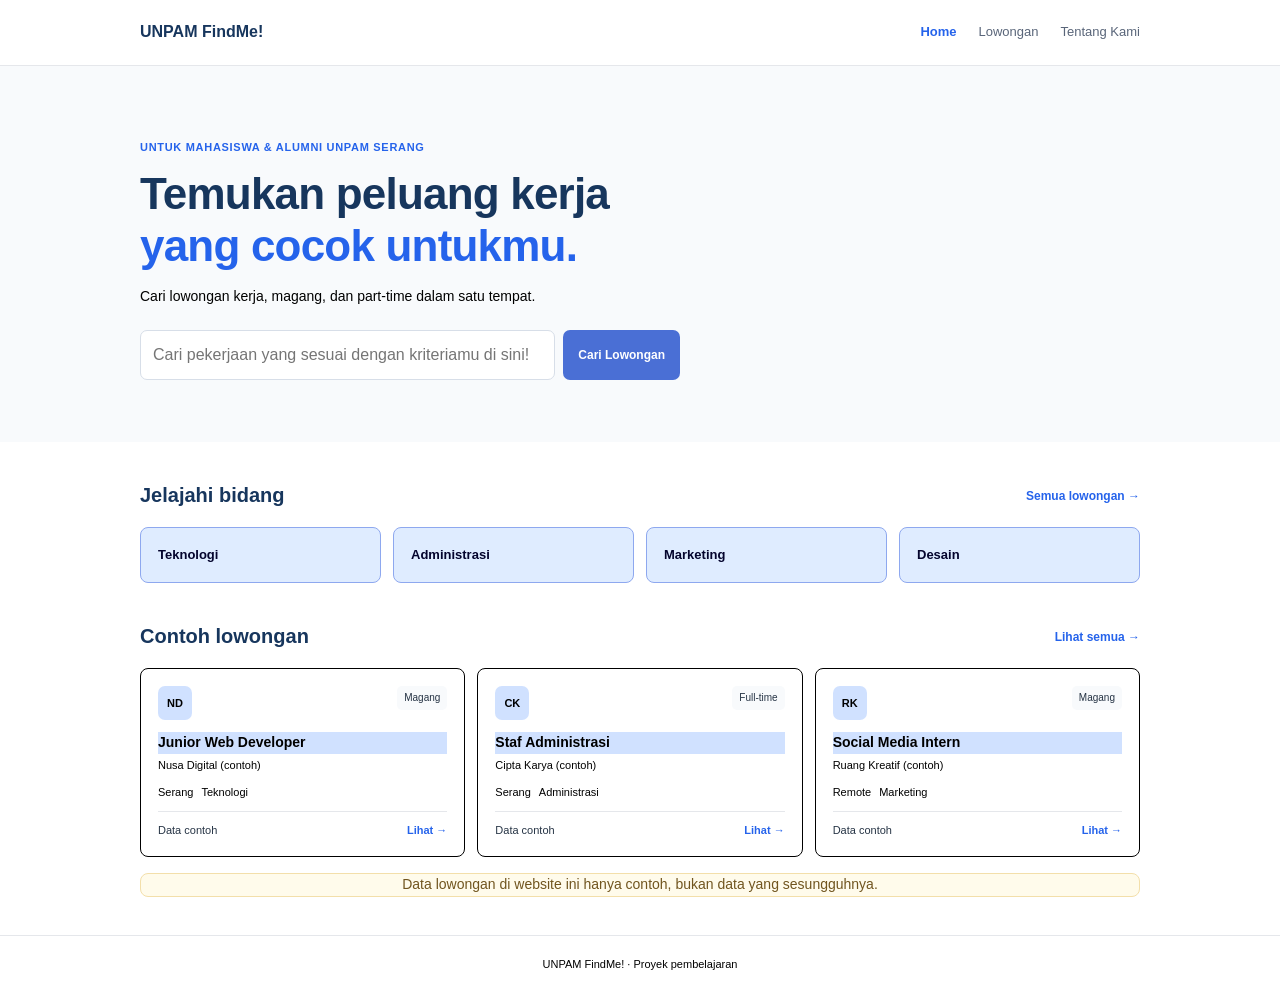
<file: index.html>
<!DOCTYPE html>
<html lang="id">
<head>
    <meta charset="UTF-8">
    <meta name="viewport" content="width=device-width, initial-scale=1.0">

    <title>UNPAM FindMe!</title>

    <link rel="stylesheet" href="style.css">
    <script src="script.js" defer></script>
</head>

<body>
    <!-- Header dan Navigasi -->
    <header>
        <a class="brand" href="index.html">
         <span>UNPAM FindMe!</span>
        </a>

        <nav>
            <a class="active" href="index.html">Home</a>
            <a href="lowongan.html">Lowongan</a>
            <a href="tentang.html">Tentang Kami</a>
        </nav>
    </header>

    <main>
        <!-- Header Section -->
        <section class="header">
            <p class="eyebrow">
                UNTUK MAHASISWA &amp; ALUMNI UNPAM SERANG
            </p>

            <h1>
                Temukan peluang kerja<br>
                <span>yang cocok untukmu.</span>
            </h1>

            <p class="intro">
                Cari lowongan kerja, magang, dan part-time
                dalam satu tempat.
            </p>

            <!-- Form Pencarian Lowongan -->
            <form id="home-search" class="search">
                <input
                    type="text"
                    id="home-keyword"
                    aria-label="Kata kunci"
                    placeholder="Cari pekerjaan yang sesuai dengan kriteriamu di sini!"
                >

                <button type="submit">Cari Lowongan</button>
            </form>
        </section>

        <!-- Kategori Pekerjaan -->
        <section class="section">
            <div class="section-title">
                <h2>Jelajahi bidang</h2>
                <a href="lowongan.html">Semua lowongan →</a>
            </div>

            <div class="categories">
                <a href="lowongan.html?category=Teknologi">
                    Teknologi
                </a>

                <a href="lowongan.html?category=Administrasi">
                    Administrasi
                </a>

                <a href="lowongan.html?category=Marketing">
                    Marketing
                </a>

                <a href="lowongan.html?category=Desain">
                    Desain
                </a>
            </div>
        </section>

        <!-- Daftar Lowongan Pilihan -->
        <section class="section">
            <div class="section-title">
                <h2>Contoh lowongan</h2>
                <a href="lowongan.html">Lihat semua →</a>
            </div>

            <div id="featured-jobs" class="job-grid"></div>

            <p class="note">
                Data lowongan di website ini hanya contoh, bukan data yang sesungguhnya.
            </p>
        </section>
    </main>

    <!-- Footer -->
    <footer>
        UNPAM FindMe! · Proyek pembelajaran
    </footer>
</body>
</html>
</file>
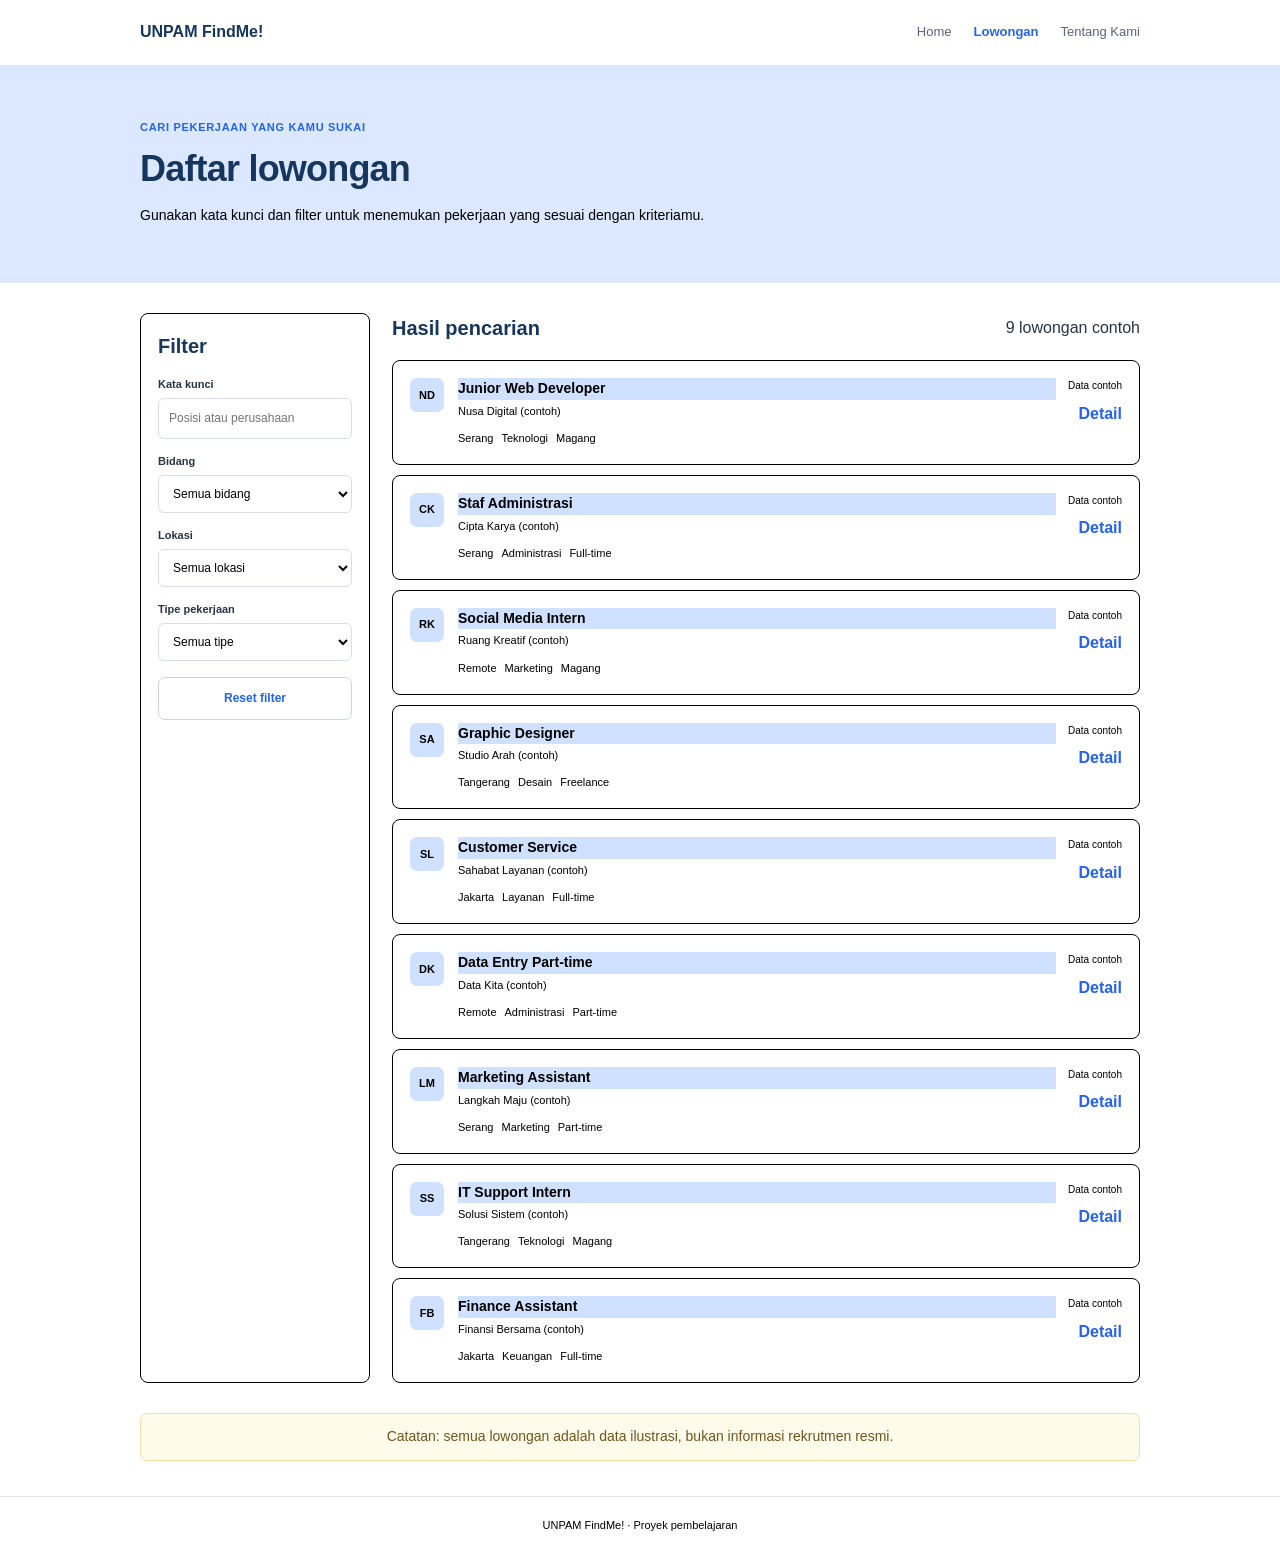
<file: lowongan.html>
<!DOCTYPE html>
<html lang="id">
<head>
    <meta charset="UTF-8">
    <meta name="viewport" content="width=device-width, initial-scale=1.0">

    <title>Lowongan | UNPAM FindMe!</title>

    <!-- File CSS dan JavaScript -->
    <link rel="stylesheet" href="style.css">
    <script src="script.js" defer></script>
</head>

<body>
    <!-- Header dan Navigasi -->
    <header>
        <a class="brand" href="index.html">
            <span>UNPAM FindMe!</span>
        </a>

        <nav>
            <a href="index.html">Home</a>
            <a class="active" href="lowongan.html">Lowongan</a>
            <a href="tentang.html">Tentang Kami</a>
        </nav>
    </header>

    <main>
        <!-- Pengantar Halaman -->
        <section class="page-intro">
            <p class="eyebrow">CARI PEKERJAAN YANG KAMU SUKAI</p>

            <h1>Daftar lowongan</h1>

            <p>
                Gunakan kata kunci dan filter untuk menemukan
                pekerjaan yang sesuai dengan kriteriamu.
            </p>
        </section>

        <!-- Filter dan Hasil Pencarian -->
        <section class="layout">

            <!-- Panel Filter -->
            <aside class="filters">
                <h2>Filter</h2>

                <label for="keyword">Kata kunci</label>
                <input
                    type="text"
                    id="keyword"
                    placeholder="Posisi atau perusahaan"
                >

                <label for="category-filter">Bidang</label>
                <select id="category-filter">
                    <option value="">Semua bidang</option>
                    <option>Teknologi</option>
                    <option>Administrasi</option>
                    <option>Marketing</option>
                    <option>Desain</option>
                    <option>Keuangan</option>
                    <option>Layanan</option>
                </select>

                <label for="location-filter">Lokasi</label>
                <select id="location-filter">
                    <option value="">Semua lokasi</option>
                    <option>Serang</option>
                    <option>Tangerang</option>
                    <option>Jakarta</option>
                    <option>Remote</option>
                </select>

                <label for="type-filter">Tipe pekerjaan</label>
                <select id="type-filter">
                    <option value="">Semua tipe</option>
                    <option>Full-time</option>
                    <option>Part-time</option>
                    <option>Magang</option>
                    <option>Freelance</option>
                </select>

                <button
                    class="secondary"
                    id="reset-filters"
                    type="button"
                >
                    Reset filter
                </button>
            </aside>

            <!-- Daftar Hasil Pencarian -->
            <div>
                <div class="section-title">
                    <h2>Hasil pencarian</h2>
                    <span id="result-count"></span>
                </div>

                <!-- Lowongan ditampilkan melalui JavaScript -->
                <div id="job-results" class="job-list"></div>

                <!-- Pesan ketika hasil tidak ditemukan -->
                <div id="empty-state" class="empty" hidden>
                    <h3>Lowongan tidak ditemukan</h3>

                    <p>
                        Coba ubah kata kunci atau filter.
                    </p>

                    <button
                        id="empty-reset"
                        class="secondary"
                        type="button"
                    >
                        Reset filter
                    </button>
                </div>
            </div>
        </section>

        <!-- Catatan Informasi -->
        <p class="note warning">
            Catatan: semua lowongan adalah data ilustrasi,
            bukan informasi rekrutmen resmi.
        </p>
    </main>

    <!-- Footer -->
    <footer>
        UNPAM FindMe! · Proyek pembelajaran
    </footer>
</body>
</html>
</file>
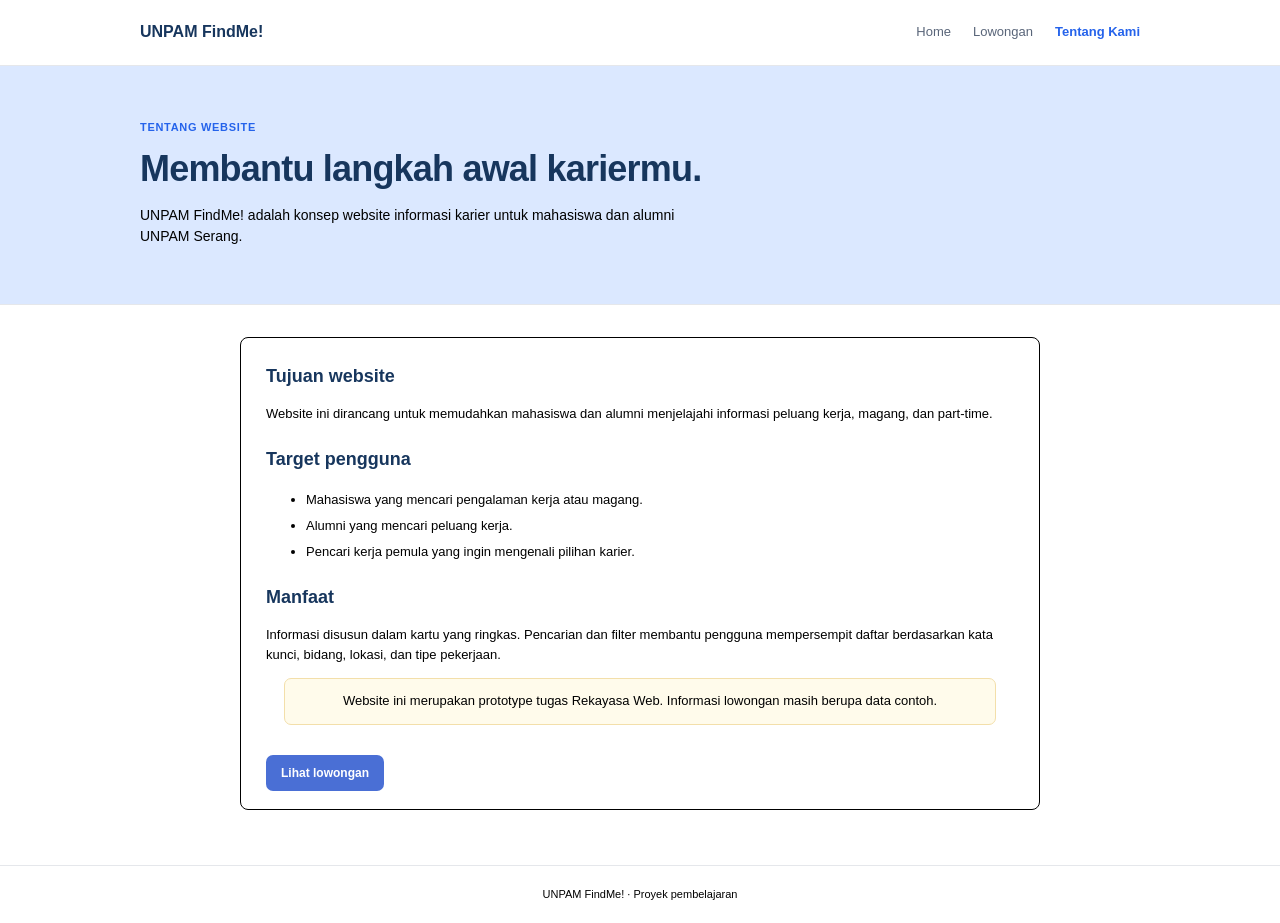
<file: tentang.html>
<!DOCTYPE html>
<html lang="id">
<head>
    <meta charset="UTF-8">
    <meta name="viewport" content="width=device-width, initial-scale=1.0">

    <title>Tentang Kami | UNPAM FindMe!</title>

    <!-- Menghubungkan file CSS -->
    <link rel="stylesheet" href="style.css">
</head>

<body>
    <!-- Header dan Navigasi -->
    <header>
        <a class="brand" href="index.html">
            <span>UNPAM FindMe!</span>
        </a>

        <nav>
            <a href="index.html">Home</a>
            <a href="lowongan.html">Lowongan</a>
            <a class="active" href="tentang.html">Tentang Kami</a>
        </nav>
    </header>

    <main>
        <!-- Pengantar Halaman -->
        <section class="page-intro">
            <p class="eyebrow">TENTANG WEBSITE</p>

            <h1>Membantu langkah awal kariermu.</h1>

            <p>
                UNPAM FindMe! adalah konsep website informasi karier
                untuk mahasiswa dan alumni UNPAM Serang.
            </p>
        </section>

        <!-- Informasi Tentang Website -->
        <section class="about">

            <!-- Tujuan Website -->
            <h2>Tujuan website</h2>

            <p>
                Website ini dirancang untuk memudahkan mahasiswa dan alumni
                menjelajahi informasi peluang kerja, magang, dan part-time.
            </p>

            <!-- Target Pengguna -->
            <h2>Target pengguna</h2>

            <ul>
                <li>
                    Mahasiswa yang mencari pengalaman kerja atau magang.
                </li>

                <li>
                    Alumni yang mencari peluang kerja.
                </li>

                <li>
                    Pencari kerja pemula yang ingin mengenali pilihan karier.
                </li>
            </ul>

            <!-- Manfaat Website -->
            <h2>Manfaat</h2>

            <p>
                Informasi disusun dalam kartu yang ringkas. Pencarian dan
                filter membantu pengguna mempersempit daftar berdasarkan
                kata kunci, bidang, lokasi, dan tipe pekerjaan.
            </p>

            <!-- Catatan Prototype -->
            <p class="note warning">
                Website ini merupakan prototype tugas Rekayasa Web.
                Informasi lowongan masih berupa data contoh.
            </p>

            <!-- Tombol Menuju Halaman Lowongan -->
            <a class="button" href="lowongan.html">
                Lihat lowongan
            </a>
        </section>
    </main>

    <!-- Footer -->
    <footer>
        UNPAM FindMe! · Proyek pembelajaran
    </footer>
</body>
</html>
</file>
<file: style.css>
/* Warna */

:root {
    --navy: #17365d;
    --blue: #2563eb;
    --text: #263445;
    --line: #e5e7eb;
    --soft: #f8fafc;
}


/* Basic Setting */

* {
    box-sizing: border-box;
}

body {
    margin: 0;
    font-family: Arial, sans-serif;
    color: var(--text);
    line-height: 1.55;
}

a {
    color: inherit;
    text-decoration: none;
}

button,
input,
select {
    font: inherit;
}

button {
    cursor: pointer;
}


/* Header dan Navigation */

header {
    min-height: 66px;
    display: flex;
    align-items: center;
    justify-content: space-between;
    gap: 20px;
    padding: 12px max(18px, calc((100vw - 1000px) / 2));
    border-bottom: 1px solid var(--line);
    background: white;
}

.brand {
    display: flex;
    align-items: center;
    gap: 9px;
    color: var(--navy);
    font-weight: 700;
}

.brand:first-letter {
    background: var(--navy);
    color: white;
}

nav {
    display: flex;
    gap: 22px;
    font-size: 13px;
    color: #596579;
}

nav a.active,
nav a:hover {
    color: var(--blue);
    font-weight: 700;
}


/* Header Section */

.header {
    padding: 62px max(18px, calc((100vw - 1000px) / 2));
    background: var(--soft);
}

.eyebrow {
    font-size: 11px;
    font-weight: 700;
    letter-spacing: 0.7px;
    color: var(--blue);
}

h1 {
    margin: 12px 0;
    color: var(--navy);
    font-size: clamp(32px, 4vw, 44px);
    line-height: 1.18;
    letter-spacing: -0.8px;
}

h1 span {
    color: var(--blue);
}

.intro,
.page-intro > p:last-child {
    max-width: 570px;
    color: black;
    font-size: 14px;
}


/* Form pencarian dan Button */

.search {
    display: flex;
    gap: 8px;
    max-width: 540px;
    margin-top: 22px;
}

.search input {
    flex: 1;
    min-width: 0;
    padding: 12px;
    border: 1px solid #d7dee8;
    border-radius: 7px;
    background: white;
}

.button,
button {
    padding: 11px 15px;
    border: 0;
    border-radius: 7px;
    background: var(--blue);
    color: rgb(255, 255, 255);
    font-size: 12px;
    font-weight: 700;
    background-color: #4a6fd5;
}

.button:hover,
button:hover {
    background: #1d4ed8;
}


/*Section dan Judul */

.section {
    width: min(1000px, calc(100% - 36px));
    margin: 38px auto;
}

.section-title {
    display: flex;
    align-items: center;
    justify-content: space-between;
    gap: 14px;
    margin-bottom: 16px;
}

.section-title h2,
.filters h2,
.about h2 {
    margin: 0;
    color: var(--navy);
    font-size: 20px;
}

.section-title > a {
    color: var(--blue);
    font-size: 12px;
    font-weight: 700;
}


/* Kategori Pekerjaan*/

.categories {
    display: grid;
    grid-template-columns: repeat(4, 1fr);
    gap: 12px;
}

.categories a {
    padding: 17px;
    border: 1px solid #8ea8ef;
    border-radius: 8px;
    font-size: 13px;
    font-weight: 700;
    color: rgb(4, 4, 45);
    background-color: rgb(223, 236, 255);
}

.categories a:hover {
    border-color: rgb(0, 13, 86);
}


/* Lowongan Pekerjaan */

.job-grid {
    display: grid;
    grid-template-columns: repeat(3, 1fr);
    gap: 12px;
}

.job-card,
.job-row,
.filters,
.about {
    padding: 17px;
    border: 1px solid #000;
    border-radius: 8px;
}

.job-card h3,
.job-row h3 {
    margin: 12px 0 3px;
    font-size: 14px;
    color: black;
    background-color: #d0e1ff;
}

.company-name {
    margin: 0;
    color: black;
    font-size: 11px;
}

.job-meta {
    display: flex;
    flex-wrap: wrap;
    gap: 8px;
    margin: 10px 0;
    color: black;
    font-size: 11px;
}

.job-card-bottom {
    display: flex;
    justify-content: space-between;
    gap: 8px;
    padding-top: 10px;
    border-top: 1px solid var(--line);
    font-size: 11px;
}

.job-card-bottom a,
.job-row-side a {
    color: var(--blue);
    font-weight: 700;
}


/* Identitas Perusahaan dan Badge */

.company-mark {
    display: inline-grid;
    place-items: center;
    width: 34px;
    height: 34px;
    background: #d0e1ff;
    color: black;
    border-radius: 7px;
    font-size: 11px;
    font-weight: 700;
    
}

.job-badge {
    float: right;
    padding: 4px 7px;
    background: var(--soft);
    border-radius: 5px;
    font-size: 10px;
}


/* Catatan di Bawah Kartu */

.note {
    text-align: center;
    margin-top: 16px;
    font-size: 14px;
    background: #fffbeb;
    border: 1px solid #f3dfaa;
    border-radius: 8px;
    color: #71551f;
}

.warning {
    width: min(1000px, calc(100% - 36px));
    margin: 0 auto 35px;
    padding: 12px;
    background: #fffbeb;
    border: 1px solid #f3dfaa;
    border-radius: 7px;
    color: #71551f;
}


/* Halaman Lowongan atau Detail Lowongan*/

.page-intro {
    padding: 42px max(18px, calc((100vw - 1000px) / 2));
    background: #dbe8ff;
    border-bottom: 1px solid var(--line);
}

.page-intro h1 {
    font-size: 36px;
}


/* Layout Filter dan Hasil Pencarian */

.layout {
    display: grid;
    grid-template-columns: 230px 1fr;
    gap: 22px;
    width: min(1000px, calc(100% - 36px));
    margin: 30px auto;
}


/* Form Filter */

.filters label {
    display: block;
    margin: 14px 0 5px;
    font-size: 11px;
    font-weight: 700;
}

.filters input,
.filters select {
    width: 100%;
    padding: 10px;
    border: 1px solid #d7dee8;
    border-radius: 6px;
    background: white;
    font-size: 12px;
}

.filters .secondary {
    width: 100%;
    margin-top: 16px;
    background: #fff;
    color: var(--blue);
    border: 1px solid #cbd5e1;
}


/* Daftar Hasil Lowongan*/

.job-list {
    display: grid;
    gap: 10px;
}

.job-row {
    display: grid;
    grid-template-columns: 36px 1fr auto;
    gap: 12px;
}

.job-row h3 {
    margin: 0 0 3px;
}

.job-row .job-meta {
    margin-bottom: 0;
}

.job-row-side {
    display: flex;
    flex-direction: column;
    align-items: end;
    gap: 8px;
}

.job-row-side small {
    font-size: 10px;
    color: black;
}


/*Jika Hasil Kosong*/

.empty {
    padding: 25px;
    text-align: center;
    border: 1px dashed #cbd5e1;
    border-radius: 8px;
}

.empty[hidden] {
    display: none;
}

.empty h3 {
    margin-bottom: 4px;
    color: var(--navy);
}

.empty p {
    font-size: 12px;
    color: black;
}


/* Halaman Tentang Kami */

.about {
    width: min(800px, calc(100% - 36px));
    margin: 32px auto 55px;
    padding: 25px;
}

.about h2 {
    margin: 22px 0 8px;
    font-size: 18px;
}

.about h2:first-child {
    margin-top: 0;
}

.about p,
.about li {
    font-size: 13px;
    color: black;
}

.about li {
    margin: 6px 0;
}


/* Footer */

footer {
    padding: 20px;
    text-align: center;
    border-top: 1px solid var(--line);
    color: black;
    font-size: 11px;
}


/* Responsive */

@media (max-width: 650px) {
    header {
        padding: 12px 16px;
        flex-wrap: wrap;
    }

    nav {
        gap: 14px;
        font-size: 12px;
    }

    .header {
        padding: 40px 18px;
    }

    .search {
        flex-direction: column;
    }

    .categories,
    .job-grid {
        grid-template-columns: repeat(2, 1fr);
    }

    .layout {
        grid-template-columns: 1fr;
    }

    .job-row {
        grid-template-columns: 34px 1fr;
    }

    .job-row-side {
        grid-column: 1 / -1;
        flex-direction: row;
        justify-content: space-between;
        align-items: center;
        padding-top: 9px;
        border-top: 1px solid var(--line);
    }

    .page-intro {
        padding: 35px 18px;
    }

    .page-intro h1 {
        font-size: 31px;
    }

    .about {
        padding: 18px;
    }
}


/* Responsive untuk Ponsel Kecil */

@media (max-width: 390px) {
    nav {
        width: 100%;
        justify-content: space-between;
    }

    .categories,
    .job-grid {
        grid-template-columns: 1fr;
    }
}
</file>
